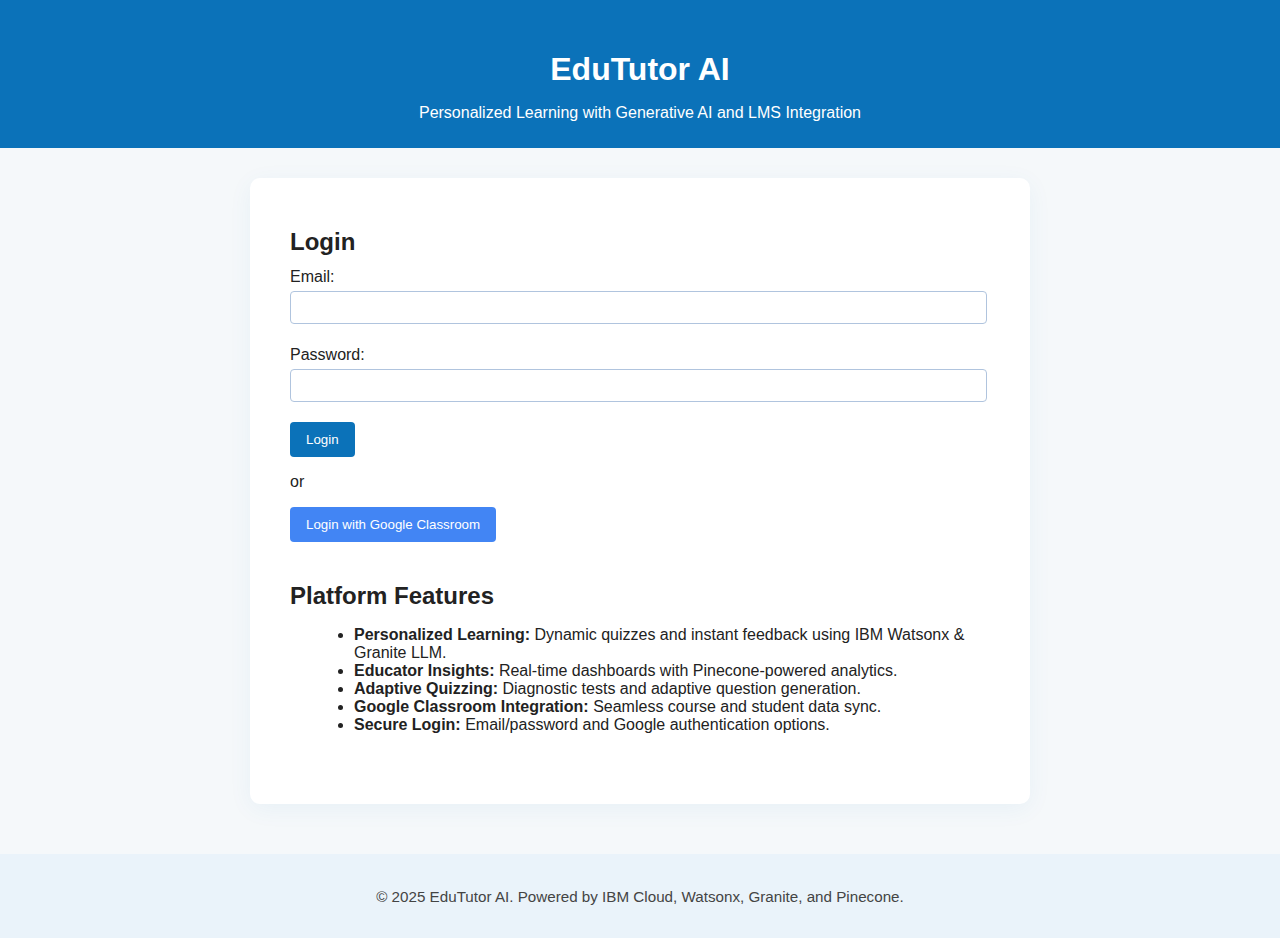
<file: Project Files/index.html>
<!DOCTYPE html>
<html lang="en">
<head>
    <meta charset="UTF-8">
    <meta name="viewport" content="width=device-width, initial-scale=1.0">
    <title>EduTutor AI: Personalized Learning Platform</title>
    <link rel="stylesheet" href="styles.css">
</head>
<body>
    <header>
        <h1>EduTutor AI</h1>
        <p>Personalized Learning with Generative AI and LMS Integration</p>
    </header>

    <main>
        <!-- Login Section -->
        <section id="login-section">
            <h2>Login</h2>
            <form id="login-form">
                <label for="email">Email:</label>
                <input type="email" id="email" required>
                <label for="password">Password:</label>
                <input type="password" id="password" required>
                <button type="submit">Login</button>
                <p>or</p>
                <button type="button" id="google-login">Login with Google Classroom</button>
            </form>
        </section>

        <!-- Student Dashboard -->
        <section id="student-dashboard" style="display:none;">
            <h2>Welcome, <span id="student-name"></span></h2>
            <button id="sync-courses">Sync Courses from Google Classroom</button>
            <div id="courses-list"></div>
            <button id="start-diagnostic">Take Diagnostic Test</button>
            <div id="quiz-section"></div>
            <div id="feedback-section"></div>
        </section>

        <!-- Educator Dashboard -->
        <section id="educator-dashboard" style="display:none;">
            <h2>Educator Dashboard</h2>
            <div id="students-performance">
                <!-- Real-time quiz performance, history, scores, last topics, Pinecone insights will be dynamically rendered here -->
            </div>
        </section>

        <!-- Features Overview -->
        <section id="features">
            <h2>Platform Features</h2>
            <ul>
                <li><strong>Personalized Learning:</strong> Dynamic quizzes and instant feedback using IBM Watsonx & Granite LLM.</li>
                <li><strong>Educator Insights:</strong> Real-time dashboards with Pinecone-powered analytics.</li>
                <li><strong>Adaptive Quizzing:</strong> Diagnostic tests and adaptive question generation.</li>
                <li><strong>Google Classroom Integration:</strong> Seamless course and student data sync.</li>
                <li><strong>Secure Login:</strong> Email/password and Google authentication options.</li>
            </ul>
        </section>
    </main>

    <footer>
        <p>&copy; 2025 EduTutor AI. Powered by IBM Cloud, Watsonx, Granite, and Pinecone.</p>
    </footer>

    <script src="app.js"></script>
</body>
</html>
</file>
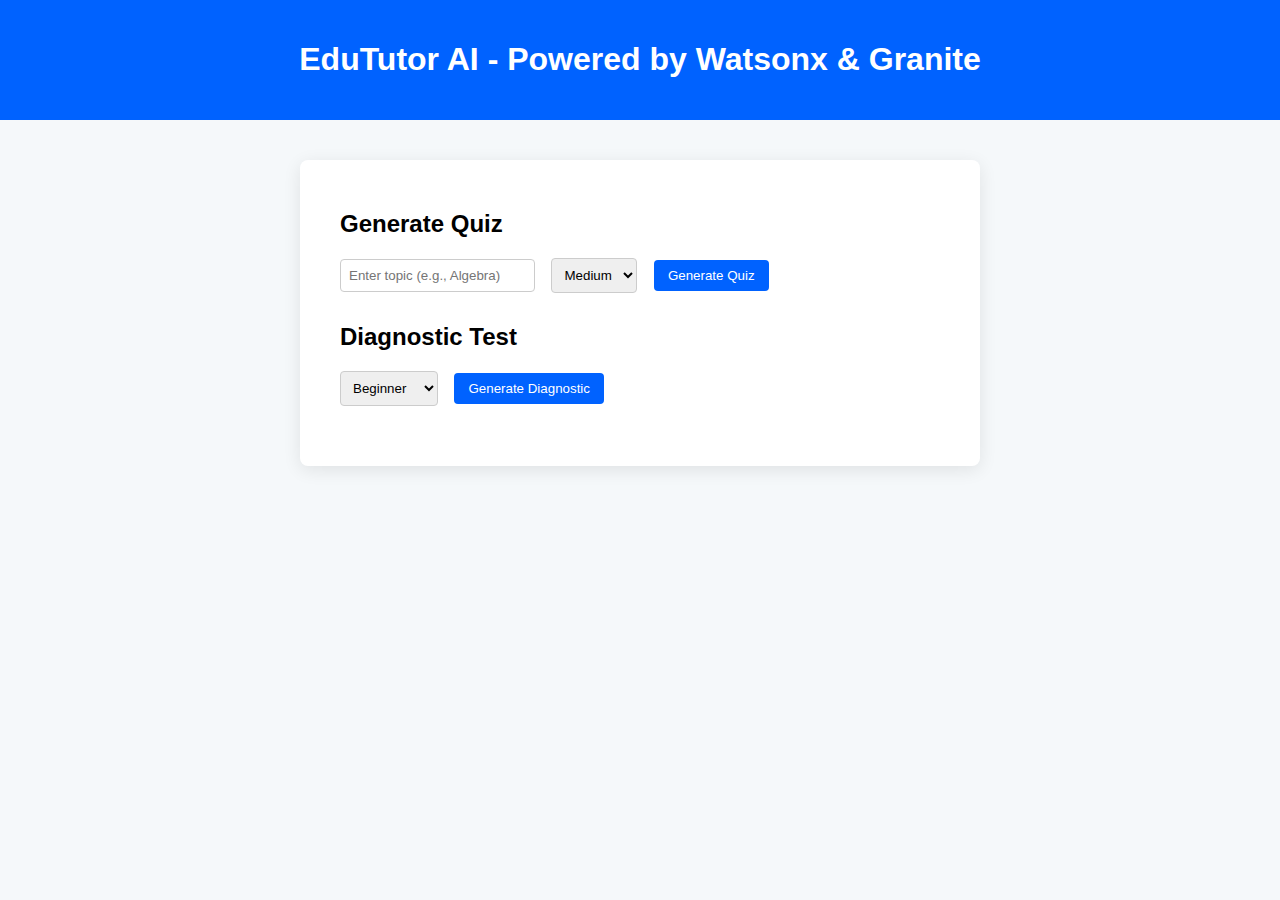
<file: Project Files/Frontend/index.html>
<!DOCTYPE html>
<html lang="en">
<head>
    <meta charset="UTF-8">
    <title>EduTutor AI</title>
    <link rel="stylesheet" href="styles.css">
</head>
<body>
    <header>
        <h1>EduTutor AI - Powered by Watsonx & Granite</h1>
    </header>
    <main>
        <section>
            <h2>Generate Quiz</h2>
            <form id="quiz-form">
                <input type="text" id="quiz-topic" placeholder="Enter topic (e.g., Algebra)" required>
                <select id="quiz-difficulty">
                    <option value="medium">Medium</option>
                    <option value="hard">Hard</option>
                </select>
                <button type="submit">Generate Quiz</button>
            </form>
            <div id="quiz-result"></div>
        </section>
        <section>
            <h2>Diagnostic Test</h2>
            <form id="diagnostic-form">
                <select id="diagnostic-level">
                    <option value="beginner">Beginner</option>
                    <option value="advanced">Advanced</option>
                </select>
                <button type="submit">Generate Diagnostic</button>
            </form>
            <div id="diagnostic-result"></div>
        </section>
    </main>
    <script src="app.js"></script>
</body>
</html>
</file>
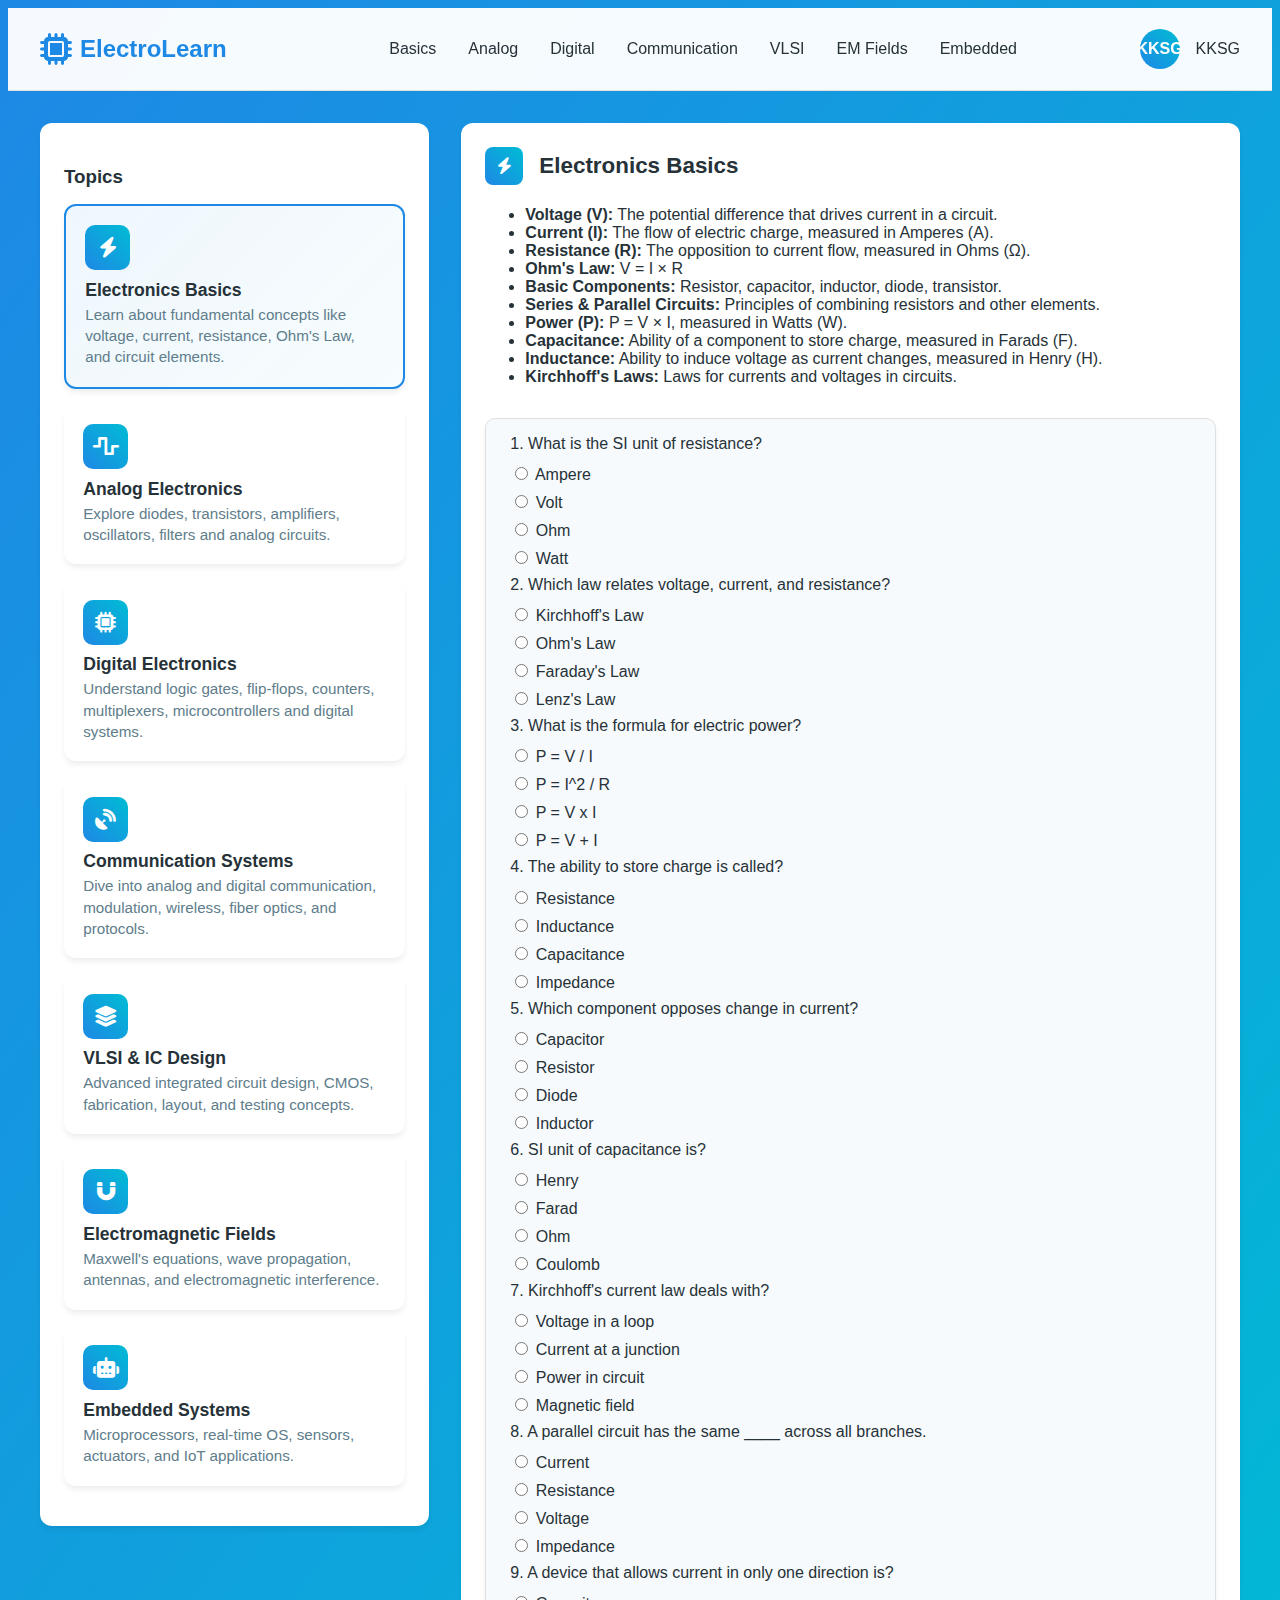
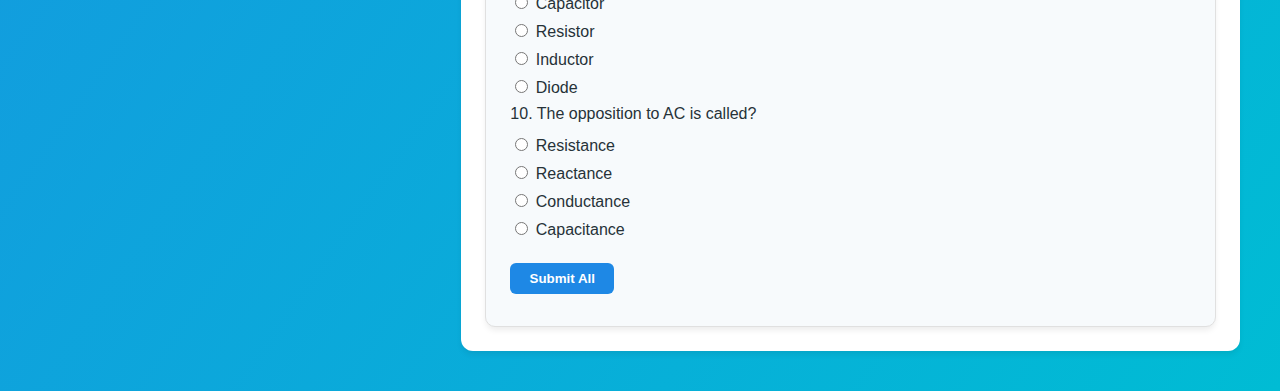
<file: Project Files/index_Version7.html>
<!DOCTYPE html>
<html lang="en">
<head>
    <meta charset="UTF-8">
    <meta name="viewport" content="width=device-width, initial-scale=1.0">
    <title>ElectroLearn - Electronics & Communication Tutor</title>
    <link href="https://cdnjs.cloudflare.com/ajax/libs/font-awesome/6.4.0/css/all.min.css" rel="stylesheet">
    <style>
        :root {
            --primary-color: #1e88e5;
            --secondary-color: #1565c0;
            --accent-color: #00bcd4;
            --surface-color: #ffffff;
            --background-color: #f5f7fa;
            --text-primary: #263238;
            --text-secondary: #607d8b;
            --success-color: #43a047;
            --warning-color: #ffa726;
            --danger-color: #e53935;
            --border-color: #e0e0e0;
            --shadow: 0 4px 6px -1px rgba(0,0,0,0.08);
            --shadow-lg: 0 10px 15px -3px rgba(0,0,0,0.1);
        }
        body {
            font-family: 'Inter', -apple-system, BlinkMacSystemFont, sans-serif;
            background: linear-gradient(125deg, #1e88e5 0%, #00bcd4 100%);
            min-height: 100vh;
            color: var(--text-primary);
        }
        .container {
            max-width: 1200px;
            margin: 0 auto;
            padding: 0 1rem;
        }
        .header {
            background: rgba(255,255,255,0.96);
            border-bottom: 1px solid var(--border-color);
            padding: 1rem 0;
            position: sticky;
            top: 0;
            z-index: 1000;
            backdrop-filter: blur(8px);
        }
        .nav {
            display: flex;
            justify-content: space-between;
            align-items: center;
        }
        .logo {
            display: flex;
            align-items: center;
            font-size: 1.5rem;
            font-weight: 700;
            color: var(--primary-color);
        }
        .logo i {
            margin-right: 0.5rem;
            font-size: 2rem;
        }
        .nav-links {
            display: flex;
            list-style: none;
            gap: 2rem;
        }
        .nav-links a {
            text-decoration: none;
            color: var(--text-primary);
            font-weight: 500;
            transition: color 0.3s;
        }
        .nav-links a:hover {
            color: var(--primary-color);
        }
        .user-profile {
            display: flex;
            align-items: center;
            gap: 1rem;
        }
        .profile-avatar {
            width: 40px;
            height: 40px;
            border-radius: 50%;
            background: linear-gradient(45deg, var(--primary-color), var(--accent-color));
            display: flex;
            align-items: center;
            justify-content: center;
            color: white;
            font-weight: 600;
        }
        .main-content {
            padding: 2rem 0;
        }
        .dashboard-grid {
            display: grid;
            grid-template-columns: 1fr 2fr;
            gap: 2rem;
        }
        .sidebar {
            background: var(--surface-color);
            border-radius: 12px;
            padding: 1.5rem;
            box-shadow: var(--shadow);
            height: fit-content;
        }
        .main-panel {
            background: var(--surface-color);
            border-radius: 12px;
            padding: 1.5rem;
            box-shadow: var(--shadow);
        }
        .topic-card {
            background: var(--surface-color);
            border-radius: 12px;
            padding: 1.2rem;
            margin-bottom: 1rem;
            box-shadow: var(--shadow);
            transition: transform 0.3s, box-shadow 0.3s;
            cursor: pointer;
        }
        .topic-card:hover {
            transform: translateY(-2px);
            box-shadow: var(--shadow-lg);
        }
        .topic-card.active {
            border: 2px solid var(--primary-color);
            background: linear-gradient(135deg, rgba(30, 136, 229, 0.07), rgba(0, 188, 212, 0.03));
        }
        .topic-icon {
            width: 45px;
            height: 45px;
            border-radius: 10px;
            background: linear-gradient(45deg, var(--primary-color), var(--accent-color));
            display: flex;
            align-items: center;
            justify-content: center;
            color: white;
            font-size: 1.3rem;
            margin-bottom: 0.6rem;
        }
        .topic-title {
            font-size: 1.1rem;
            font-weight: 600;
            margin-bottom: 0.2rem;
            color: var(--text-primary);
        }
        .topic-description {
            color: var(--text-secondary);
            font-size: 0.95rem;
            line-height: 1.4;
        }
        .content-section {
            display: none;
        }
        .content-section.active {
            display: block;
        }
        .section-header {
            display: flex;
            align-items: center;
            margin-bottom: 1.3rem;
        }
        .section-icon {
            width: 38px;
            height: 38px;
            border-radius: 8px;
            background: linear-gradient(45deg, var(--primary-color), var(--accent-color));
            display: flex;
            align-items: center;
            justify-content: center;
            color: white;
            margin-right: 1rem;
            font-size: 1.05rem;
        }
        .section-title {
            font-size: 1.4rem;
            font-weight: 600;
        }
        .quiz-section {
            margin-top: 2rem;
            background: #f7fafc;
            border: 1px solid var(--border-color);
            border-radius: 10px;
            padding: 1rem 1.5rem;
            box-shadow: var(--shadow);
        }
        .quiz-question {
            margin-bottom: 0.7rem;
            font-weight: 500;
        }
        .quiz-options label {
            display: block;
            margin-bottom: 0.5rem;
            cursor: pointer;
        }
        .quiz-submit {
            margin-top: 1rem;
            background: var(--primary-color);
            color: #fff;
            border: none;
            padding: 0.5rem 1.2rem;
            border-radius: 6px;
            font-weight: 600;
            cursor: pointer;
            transition: background 0.2s;
        }
        .quiz-submit:hover {
            background: var(--secondary-color);
        }
        .quiz-result {
            margin-top: 1rem;
            font-weight: 600;
        }
        @media (max-width: 768px) {
            .dashboard-grid {
                grid-template-columns: 1fr;
            }
            .nav-links {
                display: none;
            }
        }
    </style>
</head>
<body>
    <!-- Header -->
    <header class="header">
        <nav class="nav container">
            <div class="logo">
                <i class="fas fa-microchip"></i>
                ElectroLearn
            </div>
            <ul class="nav-links">
                <li><a href="#basics">Basics</a></li>
                <li><a href="#analog">Analog</a></li>
                <li><a href="#digital">Digital</a></li>
                <li><a href="#communication">Communication</a></li>
                <li><a href="#vlsi">VLSI</a></li>
                <li><a href="#em">EM Fields</a></li>
                <li><a href="#embedded">Embedded</a></li>
            </ul>
            <div class="user-profile">
                <div class="profile-avatar">KKSG</div>
                <span>KKSG</span>
            </div>
        </nav>
    </header>
    <!-- Main Content -->
    <main class="main-content container">
        <div class="dashboard-grid">
            <!-- Sidebar -->
            <aside class="sidebar">
                <h3 style="margin-bottom: 1rem; color: var(--text-primary);">Topics</h3>
                <div class="topic-card active" data-section="basics">
                    <div class="topic-icon">
                        <i class="fas fa-bolt"></i>
                    </div>
                    <div class="topic-title">Electronics Basics</div>
                    <div class="topic-description">
                        Learn about fundamental concepts like voltage, current, resistance, Ohm's Law, and circuit elements.
                    </div>
                </div>
                <div class="topic-card" data-section="analog">
                    <div class="topic-icon">
                        <i class="fas fa-wave-square"></i>
                    </div>
                    <div class="topic-title">Analog Electronics</div>
                    <div class="topic-description">
                        Explore diodes, transistors, amplifiers, oscillators, filters and analog circuits.
                    </div>
                </div>
                <div class="topic-card" data-section="digital">
                    <div class="topic-icon">
                        <i class="fas fa-microchip"></i>
                    </div>
                    <div class="topic-title">Digital Electronics</div>
                    <div class="topic-description">
                        Understand logic gates, flip-flops, counters, multiplexers, microcontrollers and digital systems.
                    </div>
                </div>
                <div class="topic-card" data-section="communication">
                    <div class="topic-icon">
                        <i class="fas fa-satellite-dish"></i>
                    </div>
                    <div class="topic-title">Communication Systems</div>
                    <div class="topic-description">
                        Dive into analog and digital communication, modulation, wireless, fiber optics, and protocols.
                    </div>
                </div>
                <div class="topic-card" data-section="vlsi">
                    <div class="topic-icon">
                        <i class="fas fa-layer-group"></i>
                    </div>
                    <div class="topic-title">VLSI & IC Design</div>
                    <div class="topic-description">
                        Advanced integrated circuit design, CMOS, fabrication, layout, and testing concepts.
                    </div>
                </div>
                <div class="topic-card" data-section="em">
                    <div class="topic-icon">
                        <i class="fas fa-magnet"></i>
                    </div>
                    <div class="topic-title">Electromagnetic Fields</div>
                    <div class="topic-description">
                        Maxwell's equations, wave propagation, antennas, and electromagnetic interference.
                    </div>
                </div>
                <div class="topic-card" data-section="embedded">
                    <div class="topic-icon">
                        <i class="fas fa-robot"></i>
                    </div>
                    <div class="topic-title">Embedded Systems</div>
                    <div class="topic-description">
                        Microprocessors, real-time OS, sensors, actuators, and IoT applications.
                    </div>
                </div>
            </aside>
            <!-- Main Panel -->
            <div class="main-panel">
                <!-- Basics Section -->
                <div class="content-section active" id="basics">
                    <div class="section-header">
                        <div class="section-icon">
                            <i class="fas fa-bolt"></i>
                        </div>
                        <div class="section-title">Electronics Basics</div>
                    </div>
                    <ul>
                        <li><b>Voltage (V):</b> The potential difference that drives current in a circuit.</li>
                        <li><b>Current (I):</b> The flow of electric charge, measured in Amperes (A).</li>
                        <li><b>Resistance (R):</b> The opposition to current flow, measured in Ohms (Ω).</li>
                        <li><b>Ohm's Law:</b> V = I × R</li>
                        <li><b>Basic Components:</b> Resistor, capacitor, inductor, diode, transistor.</li>
                        <li><b>Series & Parallel Circuits:</b> Principles of combining resistors and other elements.</li>
                        <li><b>Power (P):</b> P = V × I, measured in Watts (W).</li>
                        <li><b>Capacitance:</b> Ability of a component to store charge, measured in Farads (F).</li>
                        <li><b>Inductance:</b> Ability to induce voltage as current changes, measured in Henry (H).</li>
                        <li><b>Kirchhoff's Laws:</b> Laws for currents and voltages in circuits.</li>
                    </ul>
                    <div class="quiz-section" id="quiz-basics"></div>
                </div>
                <!-- Analog Section -->
                <div class="content-section" id="analog">
                    <div class="section-header">
                        <div class="section-icon">
                            <i class="fas fa-wave-square"></i>
                        </div>
                        <div class="section-title">Analog Electronics</div>
                    </div>
                    <ul>
                        <li><b>Diodes:</b> Allows current in one direction, used for rectification.</li>
                        <li><b>Bipolar Junction Transistors (BJT):</b> Used for switching and amplification.</li>
                        <li><b>Operational Amplifiers:</b> High-gain voltage amplifiers, used in filters and oscillators.</li>
                        <li><b>Oscillators:</b> Circuits that generate repetitive waveforms (e.g., sine, square waves).</li>
                        <li><b>Filters:</b> Circuits that pass certain frequency ranges (low-pass, high-pass, band-pass).</li>
                        <li><b>Analog vs. Digital signals:</b> Analog is continuous, digital is discrete.</li>
                        <li><b>Rectifiers:</b> Convert AC to DC.</li>
                        <li><b>Feedback:</b> Used in amplifiers for stability and bandwidth control.</li>
                        <li><b>Voltage Regulators:</b> Maintain constant output voltage.</li>
                        <li><b>Instrumentation Amplifiers:</b> For precise, low-noise measurements.</li>
                    </ul>
                    <div class="quiz-section" id="quiz-analog"></div>
                </div>
                <!-- Digital Section -->
                <div class="content-section" id="digital">
                    <div class="section-header">
                        <div class="section-icon">
                            <i class="fas fa-microchip"></i>
                        </div>
                        <div class="section-title">Digital Electronics</div>
                    </div>
                    <ul>
                        <li><b>Logic Gates:</b> AND, OR, NOT, NAND, NOR, XOR, XNOR.</li>
                        <li><b>Flip-Flops:</b> Bistable devices used for memory and storage.</li>
                        <li><b>Counters & Registers:</b> Used for counting, data storage, and transfer.</li>
                        <li><b>Multiplexers & Demultiplexers:</b> Data routing components.</li>
                        <li><b>Microcontrollers:</b> Programmable integrated circuits for embedded systems.</li>
                        <li><b>Binary System:</b> 1s and 0s form the foundation of digital electronics.</li>
                        <li><b>FSM:</b> Finite State Machines for control logic.</li>
                        <li><b>PLDs:</b> Programmable Logic Devices like PAL, PLA, FPGA.</li>
                        <li><b>ADC/DAC:</b> Analog-to-digital and digital-to-analog converters.</li>
                        <li><b>Clock Signals:</b> Synchronize operations in circuits.</li>
                    </ul>
                    <div class="quiz-section" id="quiz-digital"></div>
                </div>
                <!-- Communication Section -->
                <div class="content-section" id="communication">
                    <div class="section-header">
                        <div class="section-icon">
                            <i class="fas fa-satellite-dish"></i>
                        </div>
                        <div class="section-title">Communication Systems</div>
                    </div>
                    <ul>
                        <li><b>Analog Communication:</b> AM, FM, PM modulation, radio transmission.</li>
                        <li><b>Digital Communication:</b> PCM, ASK, FSK, PSK, QAM, digital radio.</li>
                        <li><b>Wireless Communication:</b> Cellular, WiFi, Bluetooth, satellite.</li>
                        <li><b>Fiber Optic Communication:</b> Transmitting data as light pulses through fibers.</li>
                        <li><b>Protocols:</b> TCP/IP, HTTP, GSM, LTE, used for data transmission.</li>
                        <li><b>Noise & Bandwidth:</b> Concepts affecting signal quality and capacity.</li>
                        <li><b>Multiplexing:</b> Sharing a channel by several signals (TDM, FDM, WDM).</li>
                        <li><b>Modems:</b> Modulator-demodulator for digital/analog conversion.</li>
                        <li><b>Shannon's Theorem:</b> Maximum data rate of a channel.</li>
                        <li><b>Error Detection & Correction:</b> Parity, CRC, Hamming code.</li>
                    </ul>
                    <div class="quiz-section" id="quiz-communication"></div>
                </div>
                <!-- VLSI Section -->
                <div class="content-section" id="vlsi">
                    <div class="section-header">
                        <div class="section-icon">
                            <i class="fas fa-layer-group"></i>
                        </div>
                        <div class="section-title">VLSI & IC Design</div>
                    </div>
                    <ul>
                        <li><b>VLSI:</b> Very Large Scale Integration, integrating thousands/millions of transistors on a single chip.</li>
                        <li><b>CMOS Technology:</b> Complementary MOS, low power and high speed.</li>
                        <li><b>IC Fabrication:</b> Steps like oxidation, lithography, etching, doping.</li>
                        <li><b>Layout Design:</b> Floorplanning, standard cells, routing.</li>
                        <li><b>Testing:</b> DFT, BIST, ATPG for fault detection.</li>
                        <li><b>ASIC vs FPGA:</b> Application-Specific vs Field Programmable chips.</li>
                        <li><b>EDA Tools:</b> Electronic Design Automation for simulation and synthesis.</li>
                        <li><b>Moore's Law:</b> Transistor count doubles every ~2 years.</li>
                        <li><b>Power Dissipation:</b> Dynamic and static power losses.</li>
                        <li><b>Yield:</b> Percentage of non-defective chips after manufacturing.</li>
                    </ul>
                    <div class="quiz-section" id="quiz-vlsi"></div>
                </div>
                <!-- EM Fields Section -->
                <div class="content-section" id="em">
                    <div class="section-header">
                        <div class="section-icon">
                            <i class="fas fa-magnet"></i>
                        </div>
                        <div class="section-title">Electromagnetic Fields</div>
                    </div>
                    <ul>
                        <li><b>Maxwell's Equations:</b> Fundamental laws for electric and magnetic fields.</li>
                        <li><b>Wave Propagation:</b> EM wave travel in free space and media.</li>
                        <li><b>Antennas:</b> Devices that transmit and receive EM waves.</li>
                        <li><b>EMI/EMC:</b> Interference and compatibility in electronic systems.</li>
                        <li><b>Transmission Lines:</b> Coaxial cables, waveguides.</li>
                        <li><b>Polarization:</b> Direction of wave's electric field.</li>
                        <li><b>Reflection & Refraction:</b> Bending of EM waves at boundaries.</li>
                        <li><b>Poynting Vector:</b> Represents power flow in EM waves.</li>
                        <li><b>Skin Effect:</b> AC current crowding on conductor surface.</li>
                        <li><b>Faraday's Law:</b> Changing magnetic field induces voltage.</li>
                    </ul>
                    <div class="quiz-section" id="quiz-em"></div>
                </div>
                <!-- Embedded Systems Section -->
                <div class="content-section" id="embedded">
                    <div class="section-header">
                        <div class="section-icon">
                            <i class="fas fa-robot"></i>
                        </div>
                        <div class="section-title">Embedded Systems</div>
                    </div>
                    <ul>
                        <li><b>Microprocessors:</b> Central processing units for embedded control.</li>
                        <li><b>Microcontrollers:</b> Integrated CPU, RAM, ROM, I/O on a single chip.</li>
                        <li><b>RTOS:</b> Real-time operating systems for deterministic performance.</li>
                        <li><b>Sensors & Actuators:</b> Interface with physical world.</li>
                        <li><b>IoT:</b> Internet of Things; networked embedded devices.</li>
                        <li><b>Interrupts:</b> Signals that alter microcontroller execution flow.</li>
                        <li><b>Timers and Counters:</b> Measure time intervals and events.</li>
                        <li><b>UART/SPI/I2C:</b> Communication interfaces for peripherals.</li>
                        <li><b>Bootloader:</b> Loads program code at startup.</li>
                        <li><b>Firmware:</b> Software programmed into embedded devices.</li>
                    </ul>
                    <div class="quiz-section" id="quiz-embedded"></div>
                </div>
            </div>
        </div>
    </main>
    <script>
    // Quiz data for all topics
    const quizzes = {
        basics: [
            {
                q: "What is the SI unit of resistance?",
                options: ["Ampere", "Volt", "Ohm", "Watt"],
                answer: "Ohm"
            },
            {
                q: "Which law relates voltage, current, and resistance?",
                options: ["Kirchhoff's Law", "Ohm's Law", "Faraday's Law", "Lenz's Law"],
                answer: "Ohm's Law"
            },
            {
                q: "What is the formula for electric power?",
                options: ["P = V / I", "P = I^2 / R", "P = V x I", "P = V + I"],
                answer: "P = V x I"
            },
            {
                q: "The ability to store charge is called?",
                options: ["Resistance", "Inductance", "Capacitance", "Impedance"],
                answer: "Capacitance"
            },
            {
                q: "Which component opposes change in current?",
                options: ["Capacitor", "Resistor", "Diode", "Inductor"],
                answer: "Inductor"
            },
            {
                q: "SI unit of capacitance is?",
                options: ["Henry", "Farad", "Ohm", "Coulomb"],
                answer: "Farad"
            },
            {
                q: "Kirchhoff's current law deals with?",
                options: ["Voltage in a loop", "Current at a junction", "Power in circuit", "Magnetic field"],
                answer: "Current at a junction"
            },
            {
                q: "A parallel circuit has the same ____ across all branches.",
                options: ["Current", "Resistance", "Voltage", "Impedance"],
                answer: "Voltage"
            },
            {
                q: "A device that allows current in only one direction is?",
                options: ["Capacitor", "Resistor", "Inductor", "Diode"],
                answer: "Diode"
            },
            {
                q: "The opposition to AC is called?",
                options: ["Resistance", "Reactance", "Conductance", "Capacitance"],
                answer: "Reactance"
            }
        ],

        analog: [
            {
                q: "Which device is commonly used for amplification in analog circuits?",
                options: ["Diode", "Transistor", "Resistor", "Capacitor"],
                answer: "Transistor"
            },
            {
                q: "A diode allows current to flow in ____ direction(s).",
                options: ["One", "Two", "Three", "Any"],
                answer: "One"
            },
            {
                q: "Operational amplifiers are mainly used for?",
                options: ["Rectification", "Amplification", "Switching", "Filtering"],
                answer: "Amplification"
            },
            {
                q: "Which circuit generates sine waves?",
                options: ["Rectifier", "Oscillator", "Filter", "Regulator"],
                answer: "Oscillator"
            },
            {
                q: "A full-wave rectifier requires how many diodes?",
                options: ["1", "2", "3", "4"],
                answer: "2"
            },
            {
                q: "Which feedback provides stability to amplifiers?",
                options: ["Positive", "Negative", "Open-loop", "Zero"],
                answer: "Negative"
            },
            {
                q: "A Zener diode is used for?",
                options: ["Rectification", "Amplification", "Voltage Regulation", "Oscillation"],
                answer: "Voltage Regulation"
            },
            {
                q: "A band-pass filter passes?",
                options: ["All frequencies", "Low frequencies", "High frequencies", "A range of frequencies"],
                answer: "A range of frequencies"
            },
            {
                q: "Which component stores energy in a magnetic field?",
                options: ["Capacitor", "Diode", "Inductor", "Resistor"],
                answer: "Inductor"
            },
            {
                q: "A BJT has how many terminals?",
                options: ["2", "3", "4", "5"],
                answer: "3"
            }
        ],

        digital: [
            {
                q: "Which logic gate outputs HIGH only when all inputs are HIGH?",
                options: ["AND", "OR", "NAND", "XOR"],
                answer: "AND"
            },
            {
                q: "A flip-flop can store?",
                options: ["0", "1", "1 bit", "8 bits"],
                answer: "1 bit"
            },
            {
                q: "Which device converts analog signals to digital?",
                options: ["ADC", "DAC", "MUX", "Demux"],
                answer: "ADC"
            },
            {
                q: "Binary of decimal 10 is?",
                options: ["1010", "1100", "1001", "1110"],
                answer: "1010"
            },
            {
                q: "Which is not a combinational circuit?",
                options: ["Multiplexer", "Adder", "Counter", "Decoder"],
                answer: "Counter"
            },
            {
                q: "SR flip-flop stands for?",
                options: ["Set-Reset", "Select-Reset", "Set-Read", "Sum-Reset"],
                answer: "Set-Reset"
            },
            {
                q: "Which of the following is a sequential circuit?",
                options: ["Adder", "Flip-Flop", "Multiplexer", "Decoder"],
                answer: "Flip-Flop"
            },
            {
                q: "Two's complement of 0101 is?",
                options: ["1010", "1011", "1101", "0111"],
                answer: "1011"
            },
            {
                q: "Which device is programmable?",
                options: ["PLA", "Decoder", "Counter", "Adder"],
                answer: "PLA"
            },
            {
                q: "Which signal synchronizes digital circuits?",
                options: ["Data", "Address", "Clock", "Reset"],
                answer: "Clock"
            }
        ],

        communication: [
            {
                q: "Which modulation is used in FM radio?",
                options: ["AM", "FM", "PM", "PCM"],
                answer: "FM"
            },
            {
                q: "What does PCM stand for?",
                options: ["Pulse Code Modulation", "Phase Code Modulation", "Pulse Carrier Modulation", "Phase Carrier Modulation"],
                answer: "Pulse Code Modulation"
            },
            {
                q: "Which protocol is used for the Internet?",
                options: ["HTTP", "TCP/IP", "GSM", "LTE"],
                answer: "TCP/IP"
            },
            {
                q: "Which is not a multiplexing technique?",
                options: ["TDM", "FDM", "WDM", "QAM"],
                answer: "QAM"
            },
            {
                q: "Fiber optic cables primarily use?",
                options: ["Electrons", "Photons", "Protons", "Neutrons"],
                answer: "Photons"
            },
            {
                q: "Which device modulates and demodulates signals?",
                options: ["Router", "Repeater", "Modem", "Switch"],
                answer: "Modem"
            },
            {
                q: "Which term is related to maximum channel capacity?",
                options: ["Shannon's Theorem", "Nyquist Rate", "FDM", "WDM"],
                answer: "Shannon's Theorem"
            },
            {
                q: "Which of the following is used for error detection?",
                options: ["Parity bit", "Modem", "Multiplexer", "Amplifier"],
                answer: "Parity bit"
            },
            {
                q: "Bluetooth is an example of?",
                options: ["Wired", "Wireless", "Fiber", "Optical"],
                answer: "Wireless"
            },
            {
                q: "The main disadvantage of analog communication is?",
                options: ["High bandwidth", "Noise susceptibility", "Low cost", "Digital signals"],
                answer: "Noise susceptibility"
            }
        ],

        vlsi: [
            {
                q: "What does VLSI stand for?",
                options: ["Very Large System Integration", "Very Large Scale Integration", "Very Low Scale Integration", "Variable Logic Scale Integration"],
                answer: "Very Large Scale Integration"
            },
            {
                q: "Which technology is widely used for low power operation?",
                options: ["BJT", "CMOS", "TTL", "ECL"],
                answer: "CMOS"
            },
            {
                q: "IC fabrication step for pattern transfer is called?",
                options: ["Doping", "Etching", "Lithography", "Oxidation"],
                answer: "Lithography"
            },
            {
                q: "Moore's Law relates to?",
                options: ["Power", "Transistor count", "Speed", "Voltage"],
                answer: "Transistor count"
            },
            {
                q: "ASIC stands for?",
                options: ["Application Specific IC", "Automatic Specific IC", "Analog Specific IC", "Application System IC"],
                answer: "Application Specific IC"
            },
            {
                q: "Which is a programmable IC?",
                options: ["FPGA", "ASIC", "OpAmp", "BJT"],
                answer: "FPGA"
            },
            {
                q: "Which is NOT an EDA tool?",
                options: ["Cadence", "Mentor", "Synopsys", "Multimeter"],
                answer: "Multimeter"
            },
            {
                q: "Yield in VLSI means?",
                options: ["Power", "Working chips", "Transistor size", "Speed"],
                answer: "Working chips"
            },
            {
                q: "Static power in CMOS is due to?",
                options: ["Short circuit", "Leakage current", "Clock", "Load capacitance"],
                answer: "Leakage current"
            },
            {
                q: "BIST stands for?",
                options: ["Built-In Self Test", "Binary Integrated Self Test", "Basic Input Self Test", "Basic Integrated System Test"],
                answer: "Built-In Self Test"
            }
        ],

        em: [
            {
                q: "Who formulated the fundamental equations of electromagnetism?",
                options: ["Faraday", "Maxwell", "Tesla", "Edison"],
                answer: "Maxwell"
            },
            {
                q: "The unit of magnetic flux is?",
                options: ["Weber", "Henry", "Tesla", "Coulomb"],
                answer: "Weber"
            },
            {
                q: "Poynting vector represents?",
                options: ["Voltage", "Current", "Power flow", "Resistance"],
                answer: "Power flow"
            },
            {
                q: "Which law states that changing magnetic field induces voltage?",
                options: ["Ohm's Law", "Faraday's Law", "Ampere's Law", "Lenz's Law"],
                answer: "Faraday's Law"
            },
            {
                q: "Skin effect occurs in?",
                options: ["DC", "AC", "Both", "None"],
                answer: "AC"
            },
            {
                q: "Direction of EM wave propagation is given by?",
                options: ["Ohm's Law", "Right-Hand Rule", "Poynting vector", "Faraday's Law"],
                answer: "Poynting vector"
            },
            {
                q: "Antenna efficiency is affected by?",
                options: ["Length", "Material", "Placement", "All of the above"],
                answer: "All of the above"
            },
            {
                q: "Waveguides are used for?",
                options: ["Low frequency", "High frequency", "DC", "Noise"],
                answer: "High frequency"
            },
            {
                q: "EMI stands for?",
                options: ["Electromagnetic Interference", "Electromechanical Interface", "Electronic Media Interface", "Electro Magnetic Induction"],
                answer: "Electromagnetic Interference"
            },
            {
                q: "Which field is perpendicular to electric field in an EM wave?",
                options: ["Magnetic", "Gravitational", "Thermal", "None"],
                answer: "Magnetic"
            }
        ],

        embedded: [
            {
                q: "Which is NOT a microcontroller feature?",
                options: ["CPU", "RAM", "I/O Ports", "Monitor"],
                answer: "Monitor"
            },
            {
                q: "Firmware is?",
                options: ["Hardware", "Permanent software", "Temporary software", "None"],
                answer: "Permanent software"
            },
            {
                q: "Which is a serial communication protocol?",
                options: ["UART", "PWM", "ADC", "DAC"],
                answer: "UART"
            },
            {
                q: "Bootloader purpose is?",
                options: ["Start OS", "Load program", "Erase memory", "Reset device"],
                answer: "Load program"
            },
            {
                q: "RTOS stands for?",
                options: ["Real-time Operating System", "Random Time OS", "Remote Task OS", "Read Time OS"],
                answer: "Real-time Operating System"
            },
            {
                q: "Which is an input device?",
                options: ["Sensor", "Motor", "Relay", "LED"],
                answer: "Sensor"
            },
            {
                q: "IoT stands for?",
                options: ["Internal of Things", "Internet of Things", "Input Output Terminal", "Integrated of Things"],
                answer: "Internet of Things"
            },
            {
                q: "Which of the following is an interrupt signal?",
                options: ["Timer overflow", "ADC conversion", "External pin", "All of these"],
                answer: "All of these"
            },
            {
                q: "Which memory retains data after power off?",
                options: ["RAM", "ROM", "Cache", "Register"],
                answer: "ROM"
            },
            {
                q: "Which bus is used for device-to-device communication?",
                options: ["I2C", "HDMI", "USB", "VGA"],
                answer: "I2C"
            }
        ]
    };

    function renderQuiz(topic) {
        const quizDiv = document.getElementById('quiz-' + topic);
        const data = quizzes[topic];
        let html = '<form id="form-' + topic + '">';
        data.forEach((item, idx) => {
            html += `<div class="quiz-question">${idx + 1}. ${item.q}</div><div class="quiz-options">`;
            item.options.forEach(opt => {
                const optId = `${topic}_${idx}_${opt.replace(/[^a-zA-Z0-9]/g, '')}`;
                html += `<label><input type="radio" name="q${idx}" value="${opt}" id="${optId}"> ${opt}</label>`;
            });
            html += '</div>';
        });
        html += `<button type="submit" class="quiz-submit">Submit All</button>
            <div class="quiz-result" id="result-${topic}"></div>
            </form>`;
        quizDiv.innerHTML = html;

        // Add submit handler
        document.getElementById('form-' + topic).onsubmit = function(e) {
            e.preventDefault();
            let correct = 0;
            let resultMsg = '';
            data.forEach((item, idx) => {
                const options = document.getElementsByName('q'+idx);
                let selected = '';
                for (let opt of options) if (opt.checked) selected = opt.value;
                if (selected === item.answer) {
                    correct++;
                    resultMsg += `<div style="color: var(--success-color);">Q${idx+1}: Correct! (${item.answer})</div>`;
                } else if (selected) {
                    resultMsg += `<div style="color: var(--danger-color);">Q${idx+1}: Incorrect! (Your answer: ${selected} | Correct: ${item.answer})</div>`;
                } else {
                    resultMsg += `<div style="color: var(--warning-color);">Q${idx+1}: Not answered. (Correct: ${item.answer})</div>`;
                }
            });
            resultMsg = `<div style="margin-bottom:0.8em"><b>Your Score: ${correct} / ${data.length}</b></div>` + resultMsg;
            document.getElementById('result-' + topic).innerHTML = resultMsg;
        }
    }

    // Render quizzes for all topics immediately
    Object.keys(quizzes).forEach(topic => {
        renderQuiz(topic);
    });

    // Tab navigation
    document.querySelectorAll('.topic-card').forEach(card => {
        card.addEventListener('click', () => {
            document.querySelectorAll('.topic-card').forEach(c => c.classList.remove('active'));
            document.querySelectorAll('.content-section').forEach(s => s.classList.remove('active'));
            card.classList.add('active');
            const sectionId = card.dataset.section;
            document.getElementById(sectionId).classList.add('active');
        });
    });
    </script>
</body>
</html>
</file>
<file: Project Files/styles.css>
body {
    font-family: 'Segoe UI', Arial, sans-serif;
    background: #f5f8fa;
    color: #222;
    margin: 0;
    padding: 0;
}
header {
    background: #0b72b9;
    color: #fff;
    padding: 30px 0 10px 0;
    text-align: center;
}
main {
    max-width: 700px;
    margin: 30px auto;
    background: #fff;
    border-radius: 10px;
    box-shadow: 0 5px 24px rgba(11,114,185,0.06);
    padding: 30px 40px;
}
section {
    margin-bottom: 40px;
}
h1, h2 {
    margin-bottom: 10px;
}
form label {
    display: block;
    margin-top: 12px;
}
form input {
    width: 97%;
    padding: 8px;
    margin: 5px 0 10px 0;
    border: 1px solid #b0c4de;
    border-radius: 4px;
}
button {
    background: #0b72b9;
    color: #fff;
    border: none;
    padding: 10px 16px;
    border-radius: 4px;
    cursor: pointer;
    margin-top: 10px;
}
button#google-login {
    background: #4285f4;
    margin-top: 0;
}
button:hover {
    background: #095a91;
}
footer {
    text-align: center;
    padding: 18px 0;
    background: #eaf3fa;
    color: #444;
    font-size: 0.95em;
    margin-top: 50px;
}
ul {
    margin-left: 24px;
}
#quiz-section, #feedback-section, #courses-list, #students-performance {
    margin-top: 20px;
}
</file>
<file: Project Files/Frontend/styles.css>
body {
    font-family: Arial, sans-serif;
    background: #f5f8fa;
    margin: 0;
    padding: 0;
}
header {
    background: #0062ff;
    color: #fff;
    padding: 20px;
    text-align: center;
}
main {
    max-width: 600px;
    background: #fff;
    margin: 40px auto;
    padding: 30px 40px;
    border-radius: 8px;
    box-shadow: 0 4px 18px rgba(0,0,0,0.09);
}
section {
    margin-bottom: 30px;
}
form input, form select {
    padding: 8px;
    margin-right: 12px;
    border-radius: 4px;
    border: 1px solid #ccc;
}
form button {
    padding: 8px 14px;
    background: #0062ff;
    color: #fff;
    border: none;
    border-radius: 4px;
}
#quiz-result, #diagnostic-result {
    margin-top: 16px;
    font-weight: 500;
    color: #222;
}
</file>
